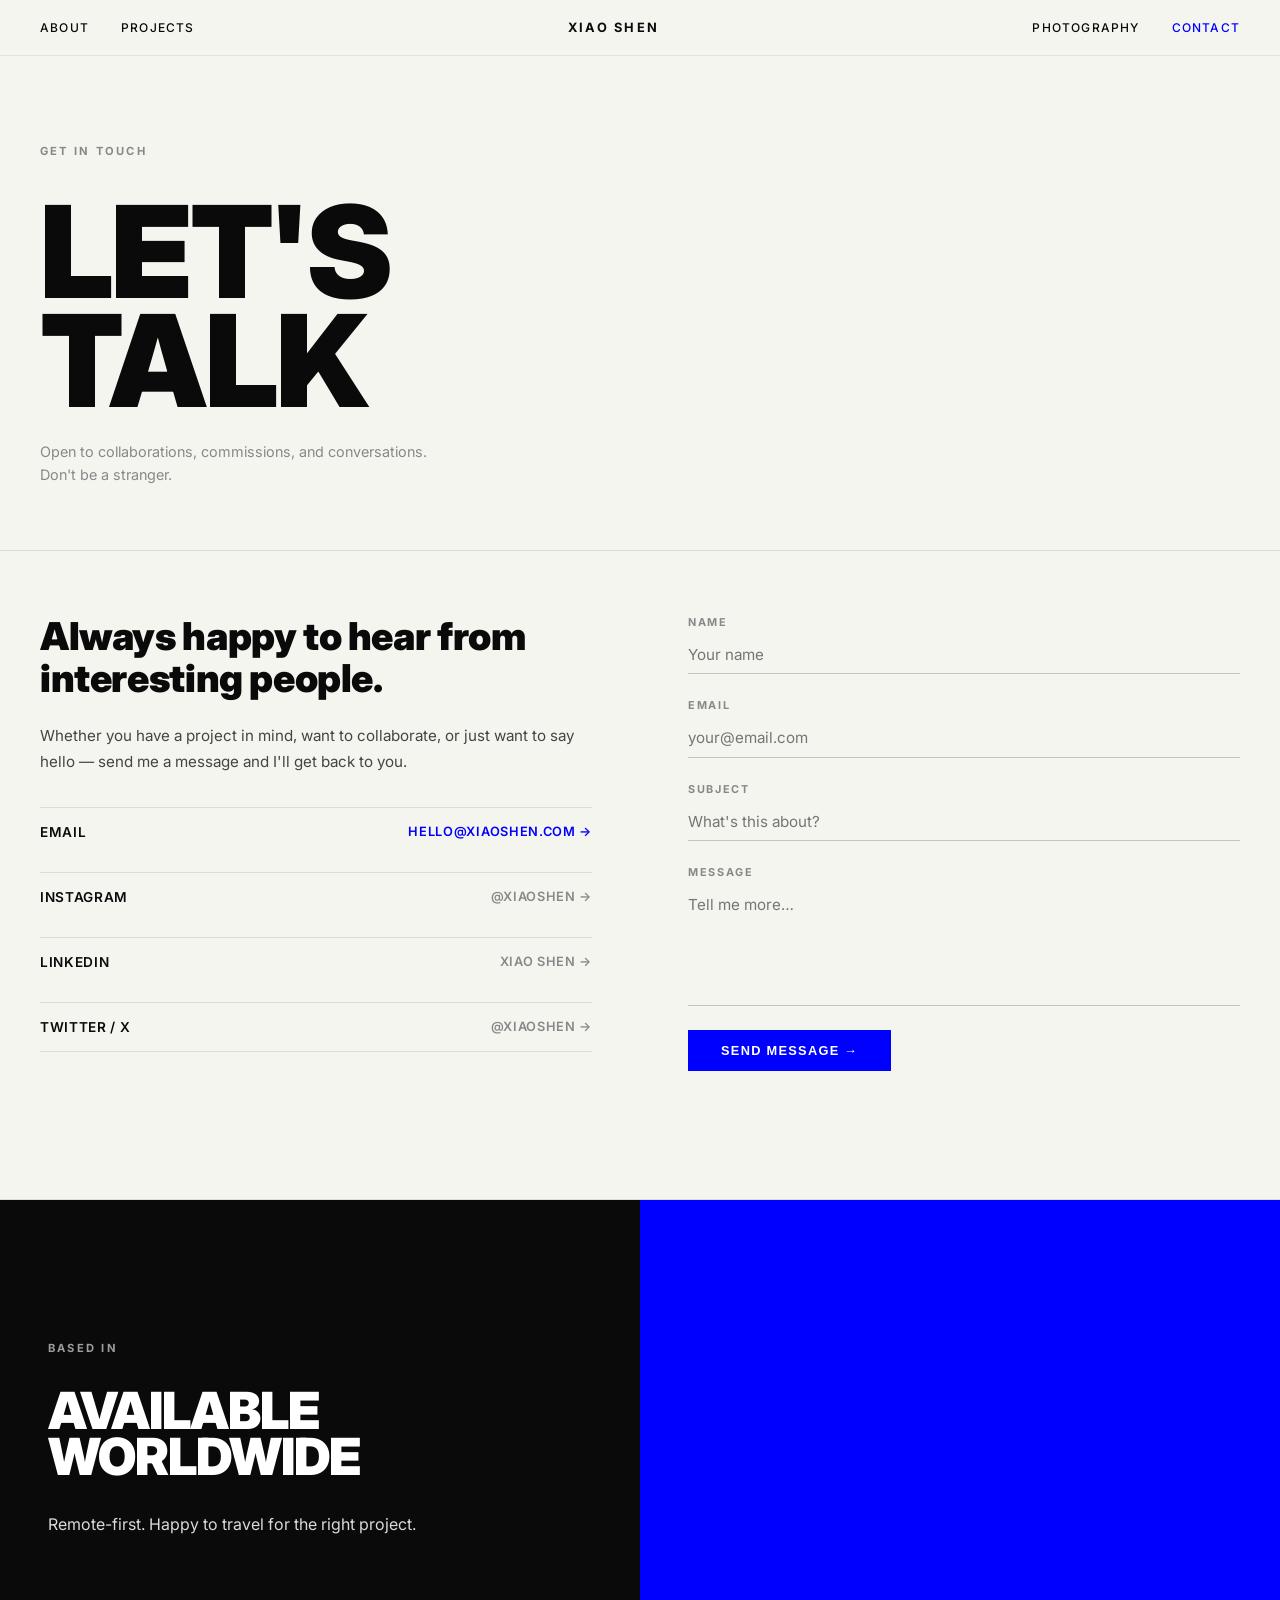
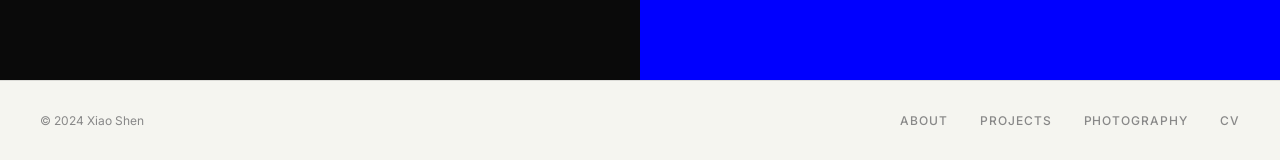
<file: contact.html>
<!DOCTYPE html>
<html lang="en">
<head>
  <meta charset="UTF-8">
  <meta name="viewport" content="width=device-width, initial-scale=1.0">
  <title>Contact — Xiao Shen</title>
  <link rel="preconnect" href="https://fonts.googleapis.com">
  <link href="https://fonts.googleapis.com/css2?family=Inter:wght@300;400;500;700;900&display=swap" rel="stylesheet">
  <link rel="stylesheet" href="style.css">
</head>
<body>

  <nav class="nav">
    <div class="nav-links left">
      <a href="index.html">About</a>
      <a href="projects.html">Projects</a>
    </div>
    <div class="nav-logo">XIAO SHEN</div>
    <div class="nav-links right">
      <a href="photography.html">Photography</a>
      <a href="contact.html" style="color:var(--blue)">Contact</a>
    </div>
  </nav>

  <div class="page-header">
    <div class="section-label">GET IN TOUCH</div>
    <h1 class="page-title">LET'S<br>TALK</h1>
    <p class="page-subtitle">Open to collaborations, commissions, and conversations. Don't be a stranger.</p>
  </div>

  <div class="contact-section">

    <div class="contact-info">
      <h2>Always happy to hear from interesting people.</h2>
      <p>Whether you have a project in mind, want to collaborate, or just want to say hello — send me a message and I'll get back to you.</p>

      <div class="contact-links">
        <a href="mailto:hello@xiaoshen.com" class="contact-link-item">
          <span>Email</span>
          <span style="color:var(--blue); font-size:0.8rem;">hello@xiaoshen.com →</span>
        </a>
        <a href="#" class="contact-link-item">
          <span>Instagram</span>
          <span style="color:var(--gray); font-size:0.8rem;">@xiaoshen →</span>
        </a>
        <a href="#" class="contact-link-item">
          <span>LinkedIn</span>
          <span style="color:var(--gray); font-size:0.8rem;">Xiao Shen →</span>
        </a>
        <a href="#" class="contact-link-item">
          <span>Twitter / X</span>
          <span style="color:var(--gray); font-size:0.8rem;">@xiaoshen →</span>
        </a>
      </div>
    </div>

    <form class="contact-form" onsubmit="handleSubmit(event)">
      <div class="form-group">
        <label for="name">Name</label>
        <input type="text" id="name" name="name" placeholder="Your name" required>
      </div>
      <div class="form-group">
        <label for="email">Email</label>
        <input type="email" id="email" name="email" placeholder="your@email.com" required>
      </div>
      <div class="form-group">
        <label for="subject">Subject</label>
        <input type="text" id="subject" name="subject" placeholder="What's this about?">
      </div>
      <div class="form-group">
        <label for="message">Message</label>
        <textarea id="message" name="message" placeholder="Tell me more…" required></textarea>
      </div>
      <div>
        <button type="submit" class="btn-solid" id="submit-btn">Send message →</button>
        <div id="success-msg" style="display:none; margin-top:1rem; font-size:0.85rem; color:var(--blue); font-weight:600; letter-spacing:0.05em;">
          Message sent! I'll be in touch soon.
        </div>
      </div>
    </form>

  </div>

  <div class="principle-section" style="margin-top:4rem;">
    <div class="principle-split">
      <div class="principle-text" style="background:var(--black);">
        <div class="principle-tag">Based in</div>
        <div class="principle-headline" style="font-size:clamp(2rem,4vw,3.5rem);">AVAILABLE<br>WORLDWIDE</div>
        <p>Remote-first. Happy to travel for the right project.</p>
      </div>
      <div class="principle-img img-blue"></div>
    </div>
  </div>

  <footer class="footer">
    <div class="footer-left">© 2024 Xiao Shen</div>
    <div class="footer-links">
      <a href="index.html">About</a>
      <a href="projects.html">Projects</a>
      <a href="photography.html">Photography</a>
      <a href="cv.html">CV</a>
    </div>
  </footer>

  <script>
    function handleSubmit(e) {
      e.preventDefault();
      const btn = document.getElementById('submit-btn');
      const msg = document.getElementById('success-msg');
      btn.style.display = 'none';
      msg.style.display = 'block';
      e.target.reset();
    }
  </script>

</body>
</html>
</file>
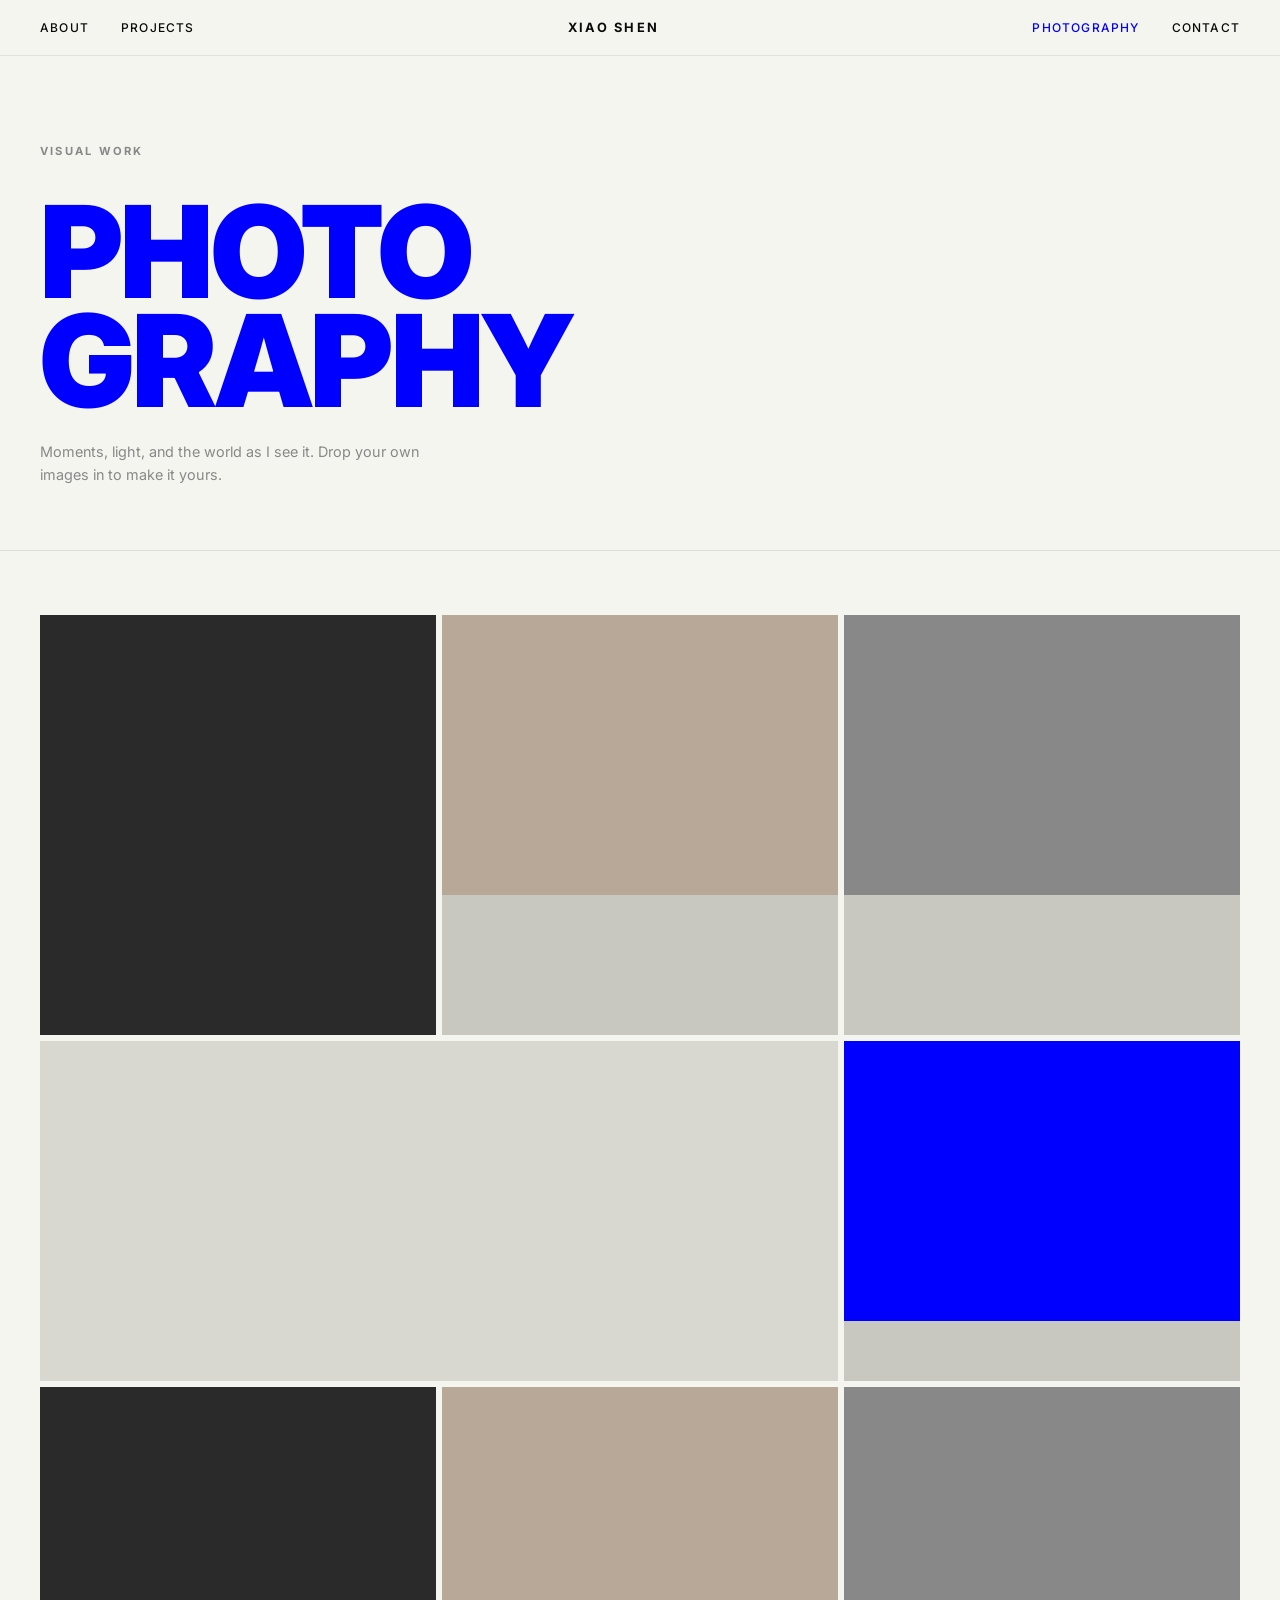
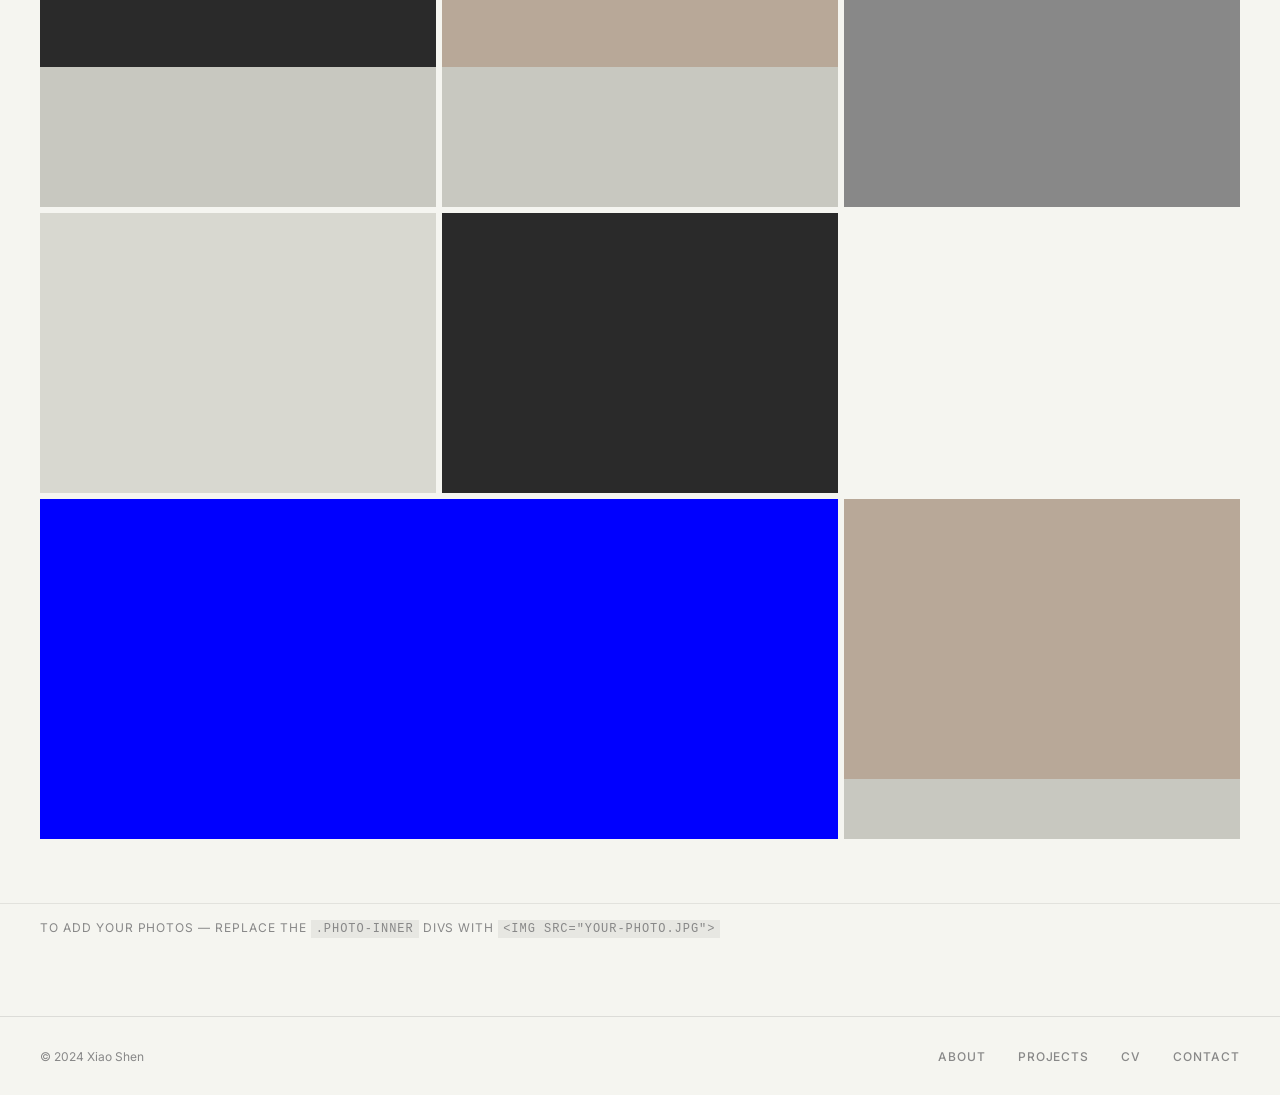
<file: photography.html>
<!DOCTYPE html>
<html lang="en">
<head>
  <meta charset="UTF-8">
  <meta name="viewport" content="width=device-width, initial-scale=1.0">
  <title>Photography — Xiao Shen</title>
  <link rel="preconnect" href="https://fonts.googleapis.com">
  <link href="https://fonts.googleapis.com/css2?family=Inter:wght@300;400;500;700;900&display=swap" rel="stylesheet">
  <link rel="stylesheet" href="style.css">
</head>
<body>

  <nav class="nav">
    <div class="nav-links left">
      <a href="index.html">About</a>
      <a href="projects.html">Projects</a>
    </div>
    <div class="nav-logo">XIAO SHEN</div>
    <div class="nav-links right">
      <a href="photography.html" style="color:var(--blue)">Photography</a>
      <a href="contact.html">Contact</a>
    </div>
  </nav>

  <div class="page-header">
    <div class="section-label">VISUAL WORK</div>
    <h1 class="page-title blue">PHOTO<br>GRAPHY</h1>
    <p class="page-subtitle">Moments, light, and the world as I see it. Drop your own images in to make it yours.</p>
  </div>

  <div class="photo-grid">
    <div class="photo-thumb tall">
      <div class="photo-inner img-dark"></div>
    </div>
    <div class="photo-thumb">
      <div class="photo-inner img-warm"></div>
    </div>
    <div class="photo-thumb">
      <div class="photo-inner img-mid"></div>
    </div>
    <div class="photo-thumb wide">
      <div class="photo-inner img-light"></div>
    </div>
    <div class="photo-thumb">
      <div class="photo-inner img-blue"></div>
    </div>
    <div class="photo-thumb">
      <div class="photo-inner img-dark"></div>
    </div>
    <div class="photo-thumb">
      <div class="photo-inner img-warm"></div>
    </div>
    <div class="photo-thumb tall">
      <div class="photo-inner img-mid"></div>
    </div>
    <div class="photo-thumb">
      <div class="photo-inner img-light"></div>
    </div>
    <div class="photo-thumb">
      <div class="photo-inner img-dark"></div>
    </div>
    <div class="photo-thumb wide">
      <div class="photo-inner img-blue"></div>
    </div>
    <div class="photo-thumb">
      <div class="photo-inner img-warm"></div>
    </div>
  </div>

  <div style="padding: 1rem 2.5rem 5rem; border-top: 1px solid rgba(0,0,0,0.08);">
    <p style="font-size:0.75rem; color:var(--gray); letter-spacing:0.08em; text-transform:uppercase;">
      To add your photos — replace the <code style="font-family:monospace; background:rgba(0,0,0,0.06); padding:2px 5px;">.photo-inner</code> divs with <code style="font-family:monospace; background:rgba(0,0,0,0.06); padding:2px 5px;">&lt;img src="your-photo.jpg"&gt;</code>
    </p>
  </div>

  <footer class="footer">
    <div class="footer-left">© 2024 Xiao Shen</div>
    <div class="footer-links">
      <a href="index.html">About</a>
      <a href="projects.html">Projects</a>
      <a href="cv.html">CV</a>
      <a href="contact.html">Contact</a>
    </div>
  </footer>

</body>
</html>
</file>
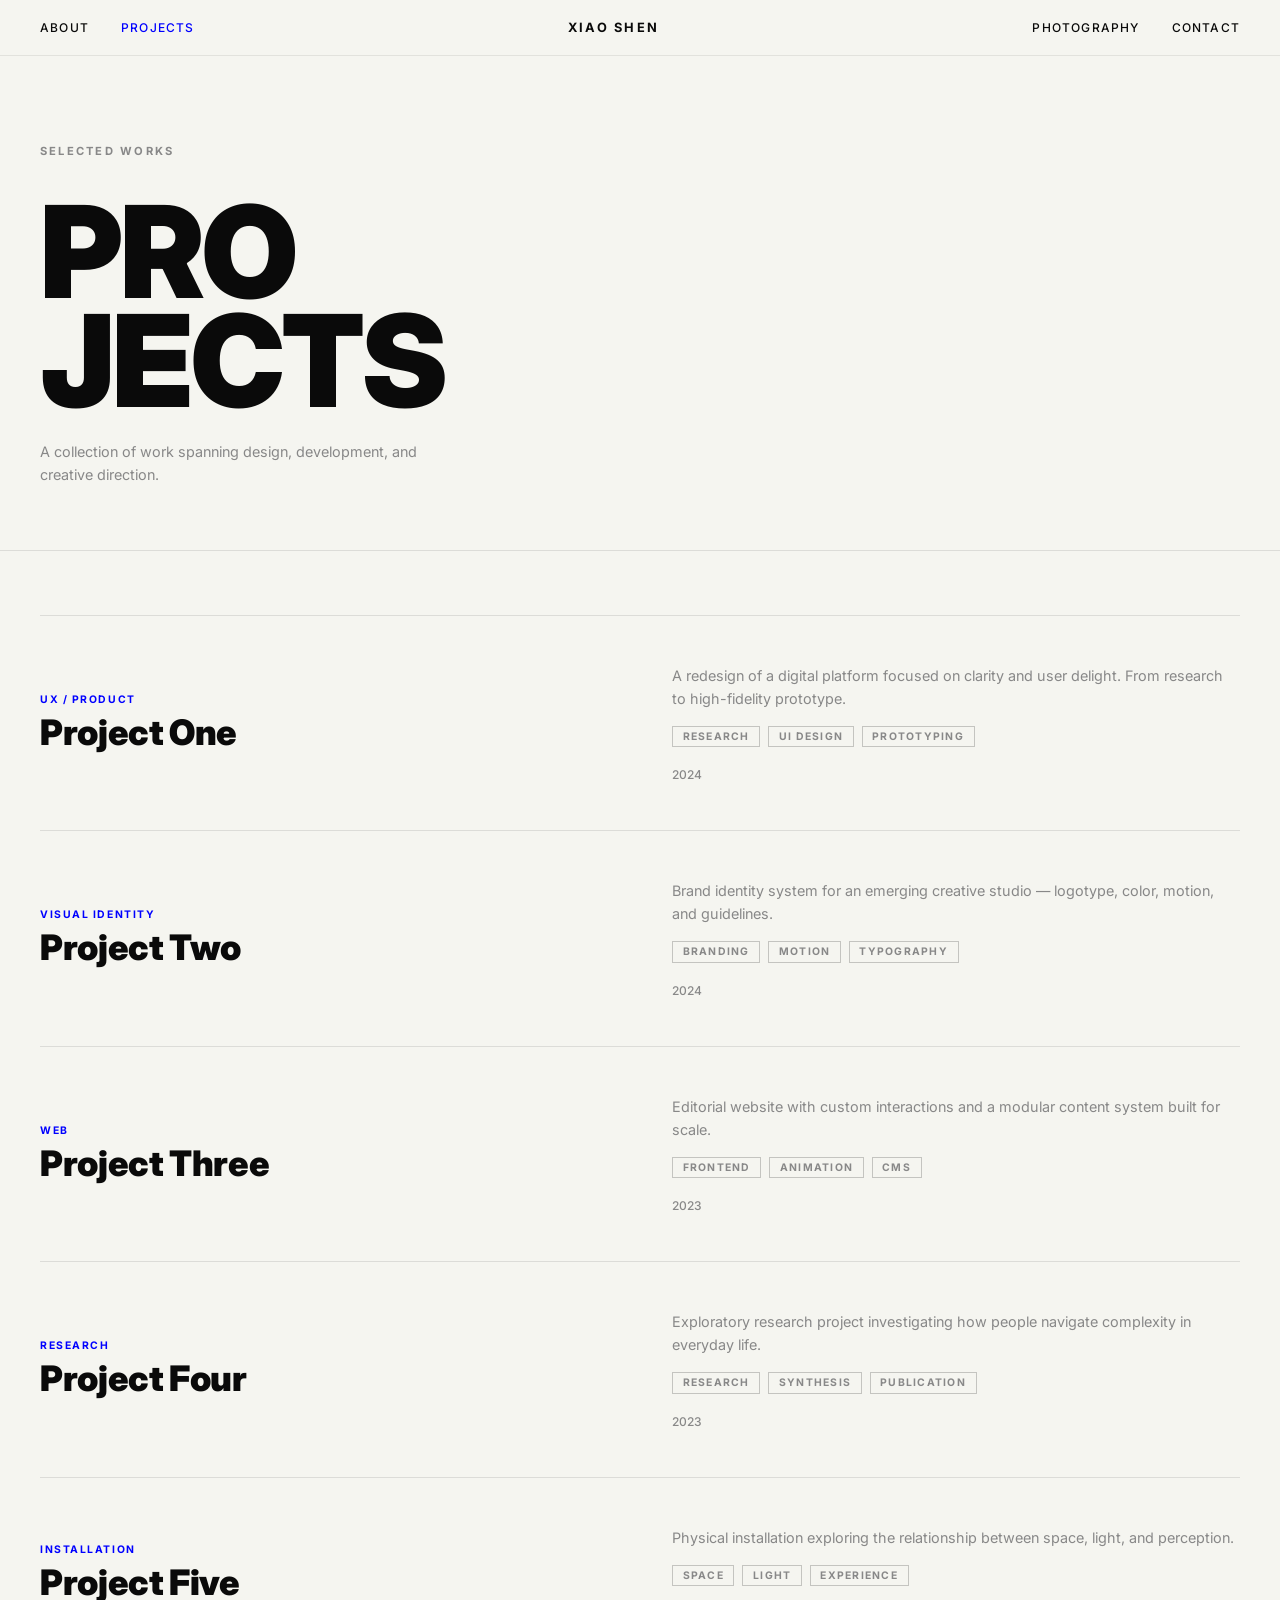
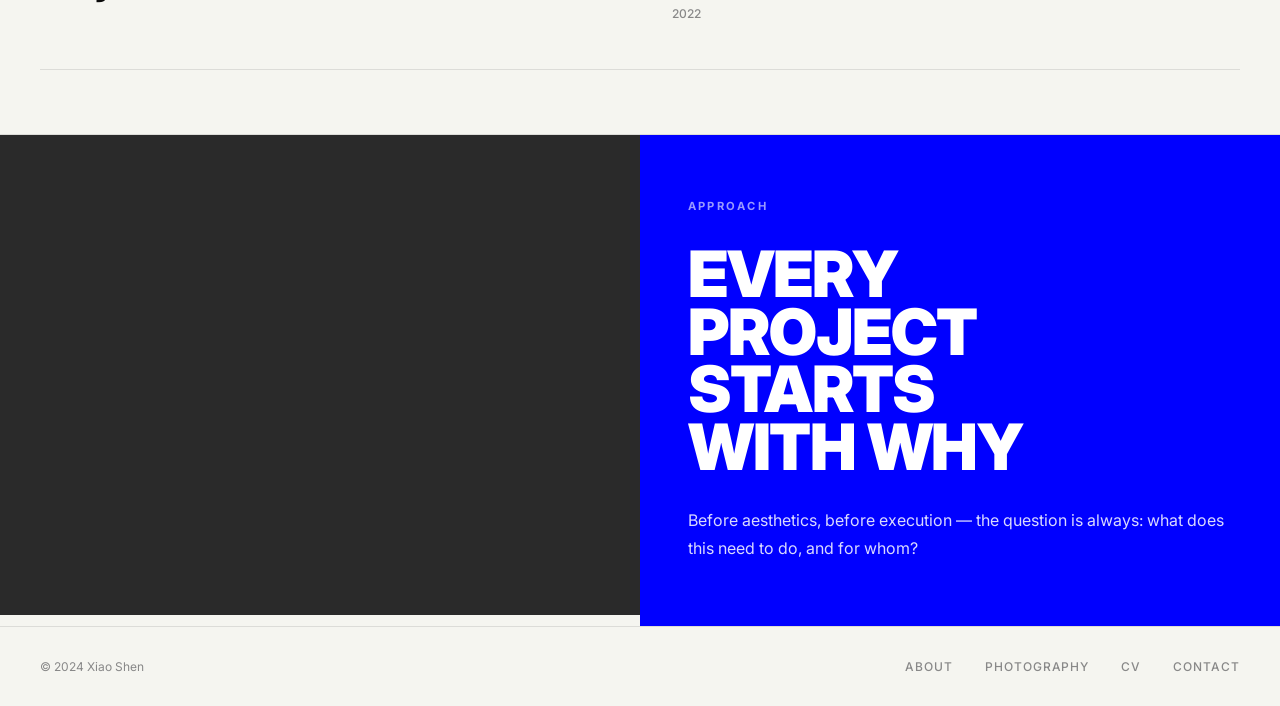
<file: projects.html>
<!DOCTYPE html>
<html lang="en">
<head>
  <meta charset="UTF-8">
  <meta name="viewport" content="width=device-width, initial-scale=1.0">
  <title>Projects — Xiao Shen</title>
  <link rel="preconnect" href="https://fonts.googleapis.com">
  <link href="https://fonts.googleapis.com/css2?family=Inter:wght@300;400;500;700;900&display=swap" rel="stylesheet">
  <link rel="stylesheet" href="style.css">
</head>
<body>

  <nav class="nav">
    <div class="nav-links left">
      <a href="index.html">About</a>
      <a href="projects.html" style="color:var(--blue)">Projects</a>
    </div>
    <div class="nav-logo">XIAO SHEN</div>
    <div class="nav-links right">
      <a href="photography.html">Photography</a>
      <a href="contact.html">Contact</a>
    </div>
  </nav>

  <div class="page-header">
    <div class="section-label">SELECTED WORKS</div>
    <h1 class="page-title">PRO<br>JECTS</h1>
    <p class="page-subtitle">A collection of work spanning design, development, and creative direction.</p>
  </div>

  <div class="projects-list">

    <a class="project-row" href="#">
      <div class="project-row-left">
        <div class="project-tag">UX / Product</div>
        <div class="project-row-title">Project One</div>
      </div>
      <div class="project-row-meta">
        <div class="project-row-desc">A redesign of a digital platform focused on clarity and user delight. From research to high-fidelity prototype.</div>
        <div class="project-row-tags">
          <span class="tag">Research</span>
          <span class="tag">UI Design</span>
          <span class="tag">Prototyping</span>
        </div>
        <div class="project-year" style="margin-top:0.75rem">2024</div>
      </div>
    </a>

    <a class="project-row" href="#">
      <div class="project-row-left">
        <div class="project-tag">Visual Identity</div>
        <div class="project-row-title">Project Two</div>
      </div>
      <div class="project-row-meta">
        <div class="project-row-desc">Brand identity system for an emerging creative studio — logotype, color, motion, and guidelines.</div>
        <div class="project-row-tags">
          <span class="tag">Branding</span>
          <span class="tag">Motion</span>
          <span class="tag">Typography</span>
        </div>
        <div class="project-year" style="margin-top:0.75rem">2024</div>
      </div>
    </a>

    <a class="project-row" href="#">
      <div class="project-row-left">
        <div class="project-tag">Web</div>
        <div class="project-row-title">Project Three</div>
      </div>
      <div class="project-row-meta">
        <div class="project-row-desc">Editorial website with custom interactions and a modular content system built for scale.</div>
        <div class="project-row-tags">
          <span class="tag">Frontend</span>
          <span class="tag">Animation</span>
          <span class="tag">CMS</span>
        </div>
        <div class="project-year" style="margin-top:0.75rem">2023</div>
      </div>
    </a>

    <a class="project-row" href="#">
      <div class="project-row-left">
        <div class="project-tag">Research</div>
        <div class="project-row-title">Project Four</div>
      </div>
      <div class="project-row-meta">
        <div class="project-row-desc">Exploratory research project investigating how people navigate complexity in everyday life.</div>
        <div class="project-row-tags">
          <span class="tag">Research</span>
          <span class="tag">Synthesis</span>
          <span class="tag">Publication</span>
        </div>
        <div class="project-year" style="margin-top:0.75rem">2023</div>
      </div>
    </a>

    <a class="project-row" href="#">
      <div class="project-row-left">
        <div class="project-tag">Installation</div>
        <div class="project-row-title">Project Five</div>
      </div>
      <div class="project-row-meta">
        <div class="project-row-desc">Physical installation exploring the relationship between space, light, and perception.</div>
        <div class="project-row-tags">
          <span class="tag">Space</span>
          <span class="tag">Light</span>
          <span class="tag">Experience</span>
        </div>
        <div class="project-year" style="margin-top:0.75rem">2022</div>
      </div>
    </a>

  </div>

  <section class="principle-section">
    <div class="principle-split">
      <div class="principle-img img-dark"></div>
      <div class="principle-text">
        <div class="principle-tag">Approach</div>
        <div class="principle-headline">EVERY<br>PROJECT<br>STARTS<br>WITH WHY</div>
        <p>Before aesthetics, before execution — the question is always: what does this need to do, and for whom?</p>
      </div>
    </div>
  </section>

  <footer class="footer">
    <div class="footer-left">© 2024 Xiao Shen</div>
    <div class="footer-links">
      <a href="index.html">About</a>
      <a href="photography.html">Photography</a>
      <a href="cv.html">CV</a>
      <a href="contact.html">Contact</a>
    </div>
  </footer>

</body>
</html>
</file>
<file: style.css>
*, *::before, *::after { box-sizing: border-box; margin: 0; padding: 0; }

:root {
  --blue: #0000FF;
  --black: #0a0a0a;
  --white: #f5f5f0;
  --gray: #888;
  --font: 'Inter', sans-serif;
}

html { scroll-behavior: smooth; }

body {
  font-family: var(--font);
  background: var(--white);
  color: var(--black);
  overflow-x: hidden;
}

a { color: inherit; text-decoration: none; }

/* ── NAV ── */
.nav {
  position: fixed;
  top: 0; left: 0; right: 0;
  z-index: 100;
  display: flex;
  align-items: center;
  justify-content: space-between;
  padding: 1.25rem 2.5rem;
  background: var(--white);
  border-bottom: 1px solid rgba(0,0,0,0.08);
}

.nav-logo {
  font-size: 0.8rem;
  font-weight: 700;
  letter-spacing: 0.18em;
  color: var(--black);
}

.nav-links { display: flex; gap: 2rem; }
.nav-links a {
  font-size: 0.75rem;
  font-weight: 500;
  letter-spacing: 0.1em;
  text-transform: uppercase;
  color: var(--black);
  transition: color 0.2s;
}
.nav-links a:hover { color: var(--blue); }

/* ── HERO ── */
.hero {
  min-height: 100vh;
  padding: 7rem 2.5rem 4rem;
  position: relative;
  display: flex;
  flex-direction: column;
  justify-content: flex-end;
}

.hero-meta {
  position: absolute;
  top: 7rem;
  left: 2.5rem;
  font-size: 0.75rem;
  letter-spacing: 0.12em;
  text-transform: uppercase;
  color: var(--gray);
}

.hero-name {
  font-size: clamp(5rem, 18vw, 18rem);
  font-weight: 900;
  line-height: 0.85;
  letter-spacing: -0.02em;
  color: var(--blue);
  z-index: 2;
  position: relative;
}

.hero-cta {
  margin-top: 2rem;
  z-index: 2;
  position: relative;
}

.hero-images {
  position: absolute;
  top: 5rem; right: 0;
  width: 45%;
  height: 80%;
  pointer-events: none;
}

.hero-img {
  position: absolute;
  overflow: hidden;
}

.hero-img-1 {
  top: 5%;
  right: 5%;
  width: 55%;
  height: 42%;
}

.hero-img-2 {
  bottom: 10%;
  right: 25%;
  width: 45%;
  height: 35%;
}

/* ── PLACEHOLDER IMAGES ── */
.img-placeholder, .featured-img, .principle-img, .photo-thumb, .project-img {
  width: 100%;
  height: 100%;
  background: #c8c8c0;
}
.img-dark { background: #2a2a2a; }
.img-light { background: #d8d8d0; }
.img-blue { background: var(--blue); }
.img-mid { background: #888; }
.img-warm { background: #b8a898; }

/* ── BUTTONS ── */
.btn-outline {
  display: inline-block;
  border: 1.5px solid var(--black);
  padding: 0.75rem 2rem;
  font-size: 0.8rem;
  font-weight: 600;
  letter-spacing: 0.1em;
  text-transform: uppercase;
  transition: background 0.2s, color 0.2s;
}
.btn-outline:hover {
  background: var(--black);
  color: var(--white);
}

.btn-solid {
  display: inline-block;
  background: var(--blue);
  color: #fff;
  border: 1.5px solid var(--blue);
  padding: 0.75rem 2rem;
  font-size: 0.8rem;
  font-weight: 600;
  letter-spacing: 0.1em;
  text-transform: uppercase;
  transition: background 0.2s, color 0.2s;
}
.btn-solid:hover {
  background: transparent;
  color: var(--blue);
}

.link-underline {
  font-size: 0.85rem;
  font-weight: 600;
  letter-spacing: 0.05em;
  border-bottom: 1.5px solid var(--black);
  padding-bottom: 2px;
  transition: color 0.2s, border-color 0.2s;
}
.link-underline:hover { color: var(--blue); border-color: var(--blue); }

/* ── SECTION LABELS ── */
.section-label {
  font-size: 0.7rem;
  font-weight: 700;
  letter-spacing: 0.2em;
  color: var(--gray);
  margin-bottom: 2.5rem;
}

/* ── ABOUT ── */
.about-section {
  padding: 6rem 2.5rem;
  border-top: 1px solid rgba(0,0,0,0.1);
}

.about-grid {
  display: grid;
  grid-template-columns: 1fr 1fr;
  gap: 4rem;
}

.about-text p {
  font-size: 1.1rem;
  line-height: 1.7;
  color: #333;
  margin-bottom: 1.2rem;
}

.about-stats {
  display: flex;
  gap: 3rem;
  align-items: flex-start;
  padding-top: 0.5rem;
}

.stat-num {
  font-size: 3.5rem;
  font-weight: 900;
  line-height: 1;
  color: var(--blue);
}

.stat-label {
  font-size: 0.75rem;
  letter-spacing: 0.08em;
  color: var(--gray);
  margin-top: 0.4rem;
  text-transform: uppercase;
}

/* ── MARQUEE ── */
.marquee-section {
  padding: 2rem 0;
  border-top: 1px solid rgba(0,0,0,0.1);
  border-bottom: 1px solid rgba(0,0,0,0.1);
  overflow: hidden;
}

.marquee {
  display: flex;
  white-space: nowrap;
  animation: marquee 18s linear infinite;
  font-size: 0.75rem;
  font-weight: 700;
  letter-spacing: 0.15em;
  text-transform: uppercase;
  color: var(--black);
}

.marquee span { display: inline-block; padding-right: 2rem; }

@keyframes marquee {
  from { transform: translateX(0); }
  to { transform: translateX(-50%); }
}

/* ── FEATURED ── */
.featured-section {
  padding: 6rem 2.5rem;
  border-top: 1px solid rgba(0,0,0,0.1);
}

.featured-grid {
  display: grid;
  grid-template-columns: 2fr 1fr;
  gap: 1.5rem;
}

.featured-item {
  display: block;
  overflow: hidden;
  position: relative;
  cursor: pointer;
}

.featured-img {
  height: 420px;
  transition: transform 0.5s ease;
}

.featured-item:hover .featured-img { transform: scale(1.03); }

.featured-info {
  display: flex;
  justify-content: space-between;
  align-items: center;
  padding: 1rem 0;
}

.featured-tag {
  font-size: 0.7rem;
  font-weight: 700;
  letter-spacing: 0.15em;
  text-transform: uppercase;
  color: var(--gray);
}

.featured-title {
  font-size: 0.85rem;
  font-weight: 700;
  letter-spacing: 0.05em;
  text-transform: uppercase;
  color: var(--black);
}

/* ── PRINCIPLE ── */
.principle-section {
  border-top: 1px solid rgba(0,0,0,0.1);
}

.principle-split {
  display: grid;
  grid-template-columns: 1fr 1fr;
}

.principle-img {
  height: 480px;
}

.principle-text {
  background: var(--blue);
  color: #fff;
  padding: 4rem 3rem;
  display: flex;
  flex-direction: column;
  justify-content: center;
}

.principle-tag {
  font-size: 0.7rem;
  font-weight: 700;
  letter-spacing: 0.2em;
  text-transform: uppercase;
  opacity: 0.6;
  margin-bottom: 2rem;
}

.principle-headline {
  font-size: clamp(2.5rem, 5vw, 4.5rem);
  font-weight: 900;
  line-height: 0.9;
  letter-spacing: -0.02em;
  margin-bottom: 2rem;
}

.principle-text p {
  font-size: 1rem;
  line-height: 1.7;
  opacity: 0.85;
}

/* ── FOOTER ── */
.footer {
  padding: 2rem 2.5rem;
  border-top: 1px solid rgba(0,0,0,0.1);
  display: flex;
  justify-content: space-between;
  align-items: center;
}

.footer-left {
  font-size: 0.75rem;
  color: var(--gray);
}

.footer-links {
  display: flex;
  gap: 2rem;
}

.footer-links a {
  font-size: 0.75rem;
  font-weight: 500;
  letter-spacing: 0.08em;
  text-transform: uppercase;
  color: var(--gray);
  transition: color 0.2s;
}
.footer-links a:hover { color: var(--black); }

/* ── PAGE HEADER ── */
.page-header {
  padding: 9rem 2.5rem 4rem;
  border-bottom: 1px solid rgba(0,0,0,0.1);
}

.page-title {
  font-size: clamp(3.5rem, 10vw, 9rem);
  font-weight: 900;
  line-height: 0.85;
  letter-spacing: -0.02em;
  color: var(--black);
}

.page-title.blue { color: var(--blue); }

.page-subtitle {
  font-size: 0.9rem;
  color: var(--gray);
  margin-top: 1.5rem;
  max-width: 400px;
  line-height: 1.6;
}

/* ── PROJECTS PAGE ── */
.projects-grid {
  padding: 4rem 2.5rem;
  display: grid;
  grid-template-columns: 1fr 1fr;
  gap: 2px;
}

.project-card {
  position: relative;
  overflow: hidden;
  cursor: pointer;
  display: block;
}

.project-img {
  height: 360px;
  transition: transform 0.5s ease;
}

.project-card:hover .project-img { transform: scale(1.04); }

.project-overlay {
  position: absolute;
  bottom: 0; left: 0; right: 0;
  padding: 2rem;
  background: linear-gradient(to top, rgba(0,0,0,0.7) 0%, transparent 100%);
  color: #fff;
  transform: translateY(10px);
  opacity: 0;
  transition: opacity 0.3s, transform 0.3s;
}

.project-card:hover .project-overlay {
  opacity: 1;
  transform: translateY(0);
}

.project-info {
  padding: 1.2rem 0 0;
  display: flex;
  justify-content: space-between;
  align-items: flex-start;
}

.project-name {
  font-size: 0.9rem;
  font-weight: 700;
  letter-spacing: 0.05em;
  text-transform: uppercase;
}

.project-year {
  font-size: 0.75rem;
  color: var(--gray);
  font-weight: 500;
}

.project-tag {
  font-size: 0.65rem;
  font-weight: 700;
  letter-spacing: 0.15em;
  text-transform: uppercase;
  color: var(--blue);
  margin-bottom: 0.3rem;
}

.projects-list {
  padding: 4rem 2.5rem;
}

.project-row {
  display: grid;
  grid-template-columns: 1fr 1fr;
  gap: 4rem;
  padding: 3rem 0;
  border-top: 1px solid rgba(0,0,0,0.1);
  align-items: center;
  text-decoration: none;
  color: var(--black);
  transition: background 0.2s;
}

.project-row:last-child { border-bottom: 1px solid rgba(0,0,0,0.1); }

.project-row:hover .project-row-title { color: var(--blue); }

.project-row-title {
  font-size: 2.2rem;
  font-weight: 900;
  letter-spacing: -0.01em;
  transition: color 0.2s;
}

.project-row-meta {
  display: flex;
  flex-direction: column;
  gap: 0.5rem;
}

.project-row-desc {
  font-size: 0.9rem;
  color: var(--gray);
  line-height: 1.6;
}

.project-row-tags {
  display: flex;
  gap: 0.5rem;
  flex-wrap: wrap;
  margin-top: 0.5rem;
}

.tag {
  font-size: 0.65rem;
  font-weight: 700;
  letter-spacing: 0.12em;
  text-transform: uppercase;
  border: 1px solid rgba(0,0,0,0.2);
  padding: 0.2rem 0.6rem;
  color: var(--gray);
}

/* ── PHOTOGRAPHY PAGE ── */
.photo-grid {
  padding: 4rem 2.5rem;
  display: grid;
  grid-template-columns: repeat(3, 1fr);
  gap: 6px;
}

.photo-thumb {
  overflow: hidden;
  cursor: pointer;
}

.photo-thumb img, .photo-inner {
  width: 100%;
  height: 100%;
  object-fit: cover;
  transition: transform 0.5s ease;
  display: block;
}

.photo-thumb:hover .photo-inner { transform: scale(1.06); }

.photo-inner {
  height: 280px;
}

.photo-thumb.tall .photo-inner { height: 420px; }
.photo-thumb.wide { grid-column: span 2; }
.photo-thumb.wide .photo-inner { height: 340px; }

/* ── CV PAGE ── */
.cv-section {
  padding: 4rem 2.5rem;
  max-width: 900px;
}

.cv-block {
  margin-bottom: 4rem;
}

.cv-block-title {
  font-size: 0.7rem;
  font-weight: 700;
  letter-spacing: 0.2em;
  text-transform: uppercase;
  color: var(--blue);
  margin-bottom: 1.5rem;
}

.cv-entry {
  display: grid;
  grid-template-columns: 140px 1fr;
  gap: 2rem;
  padding: 1.5rem 0;
  border-top: 1px solid rgba(0,0,0,0.08);
}

.cv-entry:last-child { border-bottom: 1px solid rgba(0,0,0,0.08); }

.cv-date {
  font-size: 0.78rem;
  color: var(--gray);
  font-weight: 500;
  padding-top: 0.2rem;
}

.cv-role {
  font-size: 1rem;
  font-weight: 700;
  margin-bottom: 0.3rem;
}

.cv-org {
  font-size: 0.85rem;
  color: var(--gray);
  margin-bottom: 0.5rem;
}

.cv-desc {
  font-size: 0.88rem;
  line-height: 1.65;
  color: #444;
}

.cv-skills-grid {
  display: grid;
  grid-template-columns: repeat(3, 1fr);
  gap: 0.75rem;
}

.cv-skill {
  font-size: 0.78rem;
  font-weight: 600;
  letter-spacing: 0.06em;
  border: 1px solid rgba(0,0,0,0.15);
  padding: 0.5rem 0.75rem;
  text-transform: uppercase;
  color: var(--black);
}

/* ── CONTACT PAGE ── */
.contact-section {
  padding: 4rem 2.5rem;
  display: grid;
  grid-template-columns: 1fr 1fr;
  gap: 6rem;
  min-height: 60vh;
  align-items: start;
}

.contact-info h2 {
  font-size: clamp(1.5rem, 3vw, 2.5rem);
  font-weight: 900;
  line-height: 1.1;
  margin-bottom: 1.5rem;
  letter-spacing: -0.01em;
}

.contact-info p {
  font-size: 0.95rem;
  line-height: 1.7;
  color: #444;
  margin-bottom: 2rem;
}

.contact-links {
  display: flex;
  flex-direction: column;
  gap: 1rem;
  margin-top: 2rem;
}

.contact-link-item {
  display: flex;
  align-items: center;
  justify-content: space-between;
  padding: 1rem 0;
  border-top: 1px solid rgba(0,0,0,0.1);
  font-size: 0.85rem;
  font-weight: 600;
  letter-spacing: 0.05em;
  text-transform: uppercase;
  transition: color 0.2s;
}

.contact-link-item:hover { color: var(--blue); }

.contact-link-item:last-child { border-bottom: 1px solid rgba(0,0,0,0.1); }

.contact-form {
  display: flex;
  flex-direction: column;
  gap: 1.5rem;
}

.form-group {
  display: flex;
  flex-direction: column;
  gap: 0.4rem;
}

.form-group label {
  font-size: 0.68rem;
  font-weight: 700;
  letter-spacing: 0.15em;
  text-transform: uppercase;
  color: var(--gray);
}

.form-group input,
.form-group textarea {
  width: 100%;
  border: none;
  border-bottom: 1.5px solid rgba(0,0,0,0.2);
  background: transparent;
  padding: 0.6rem 0;
  font-family: var(--font);
  font-size: 0.95rem;
  color: var(--black);
  outline: none;
  transition: border-color 0.2s;
  resize: none;
}

.form-group input:focus,
.form-group textarea:focus {
  border-color: var(--blue);
}

.form-group textarea { min-height: 120px; }
</file>
